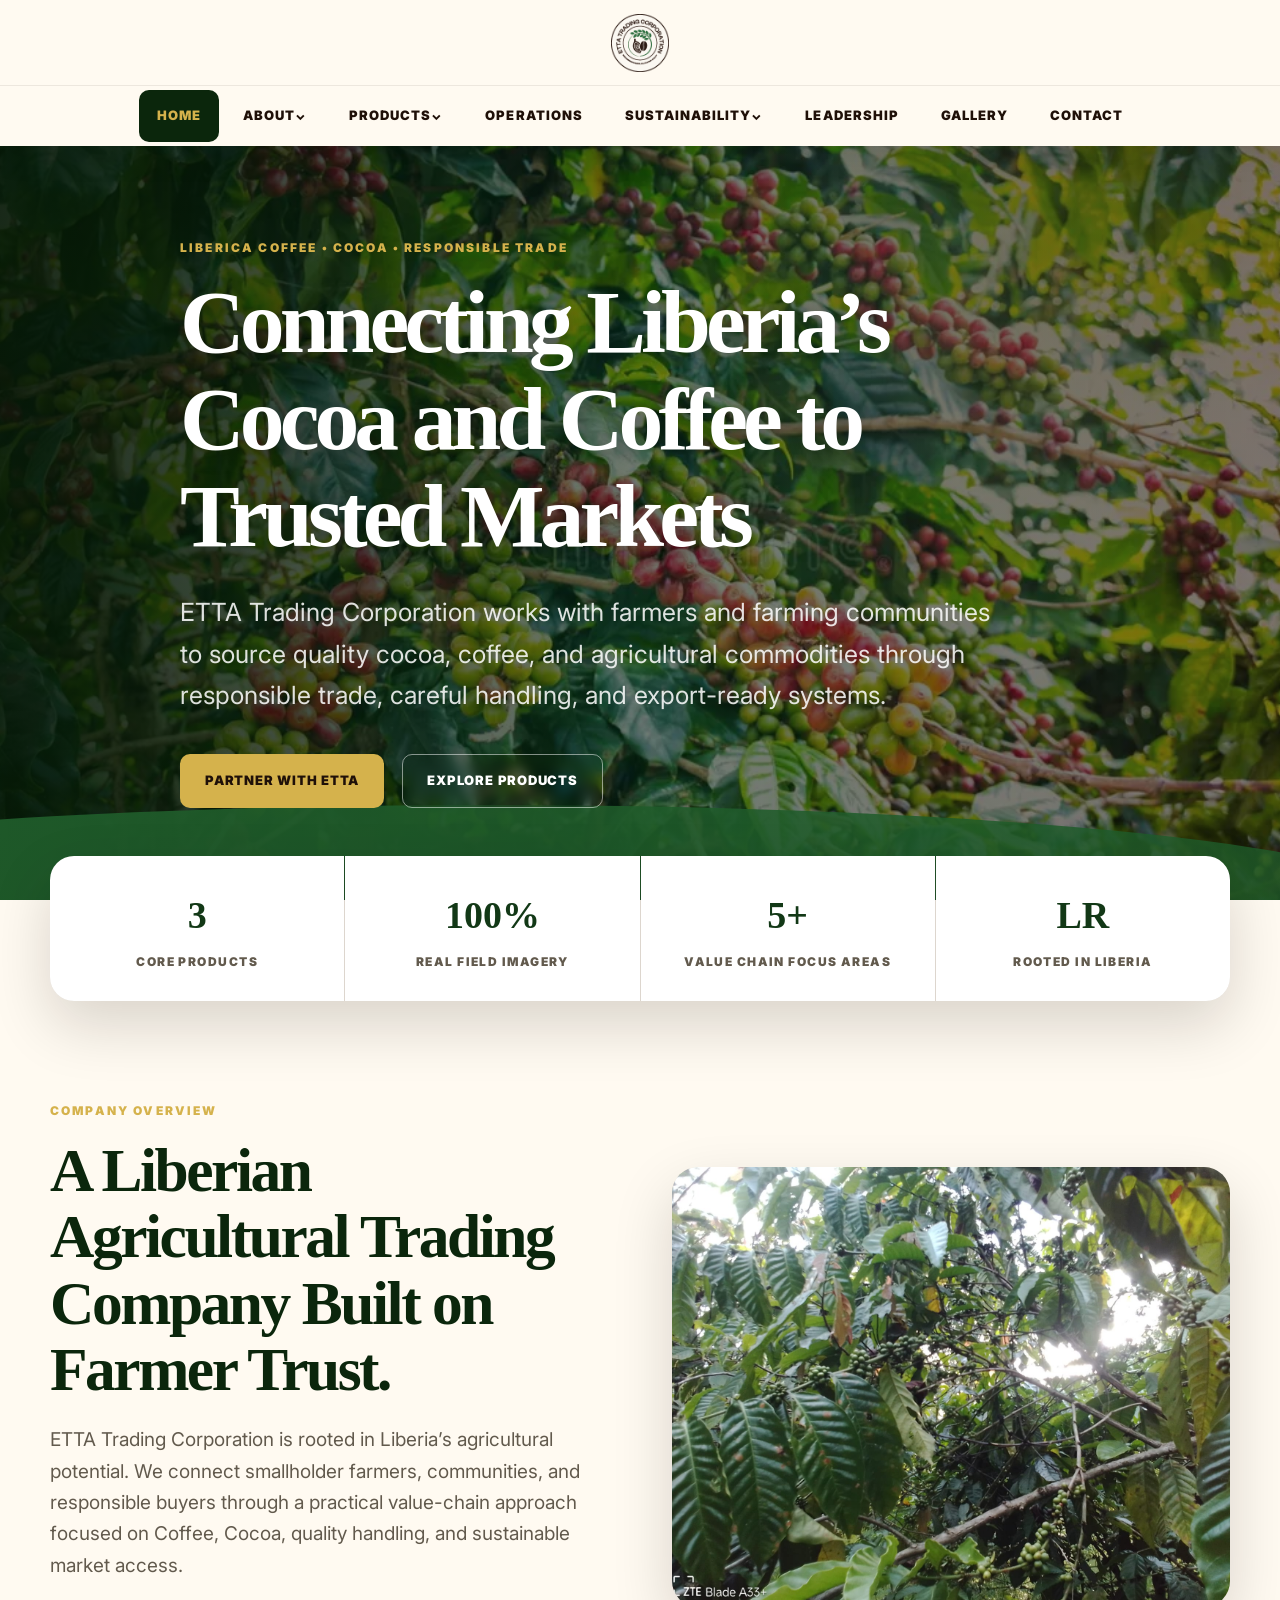
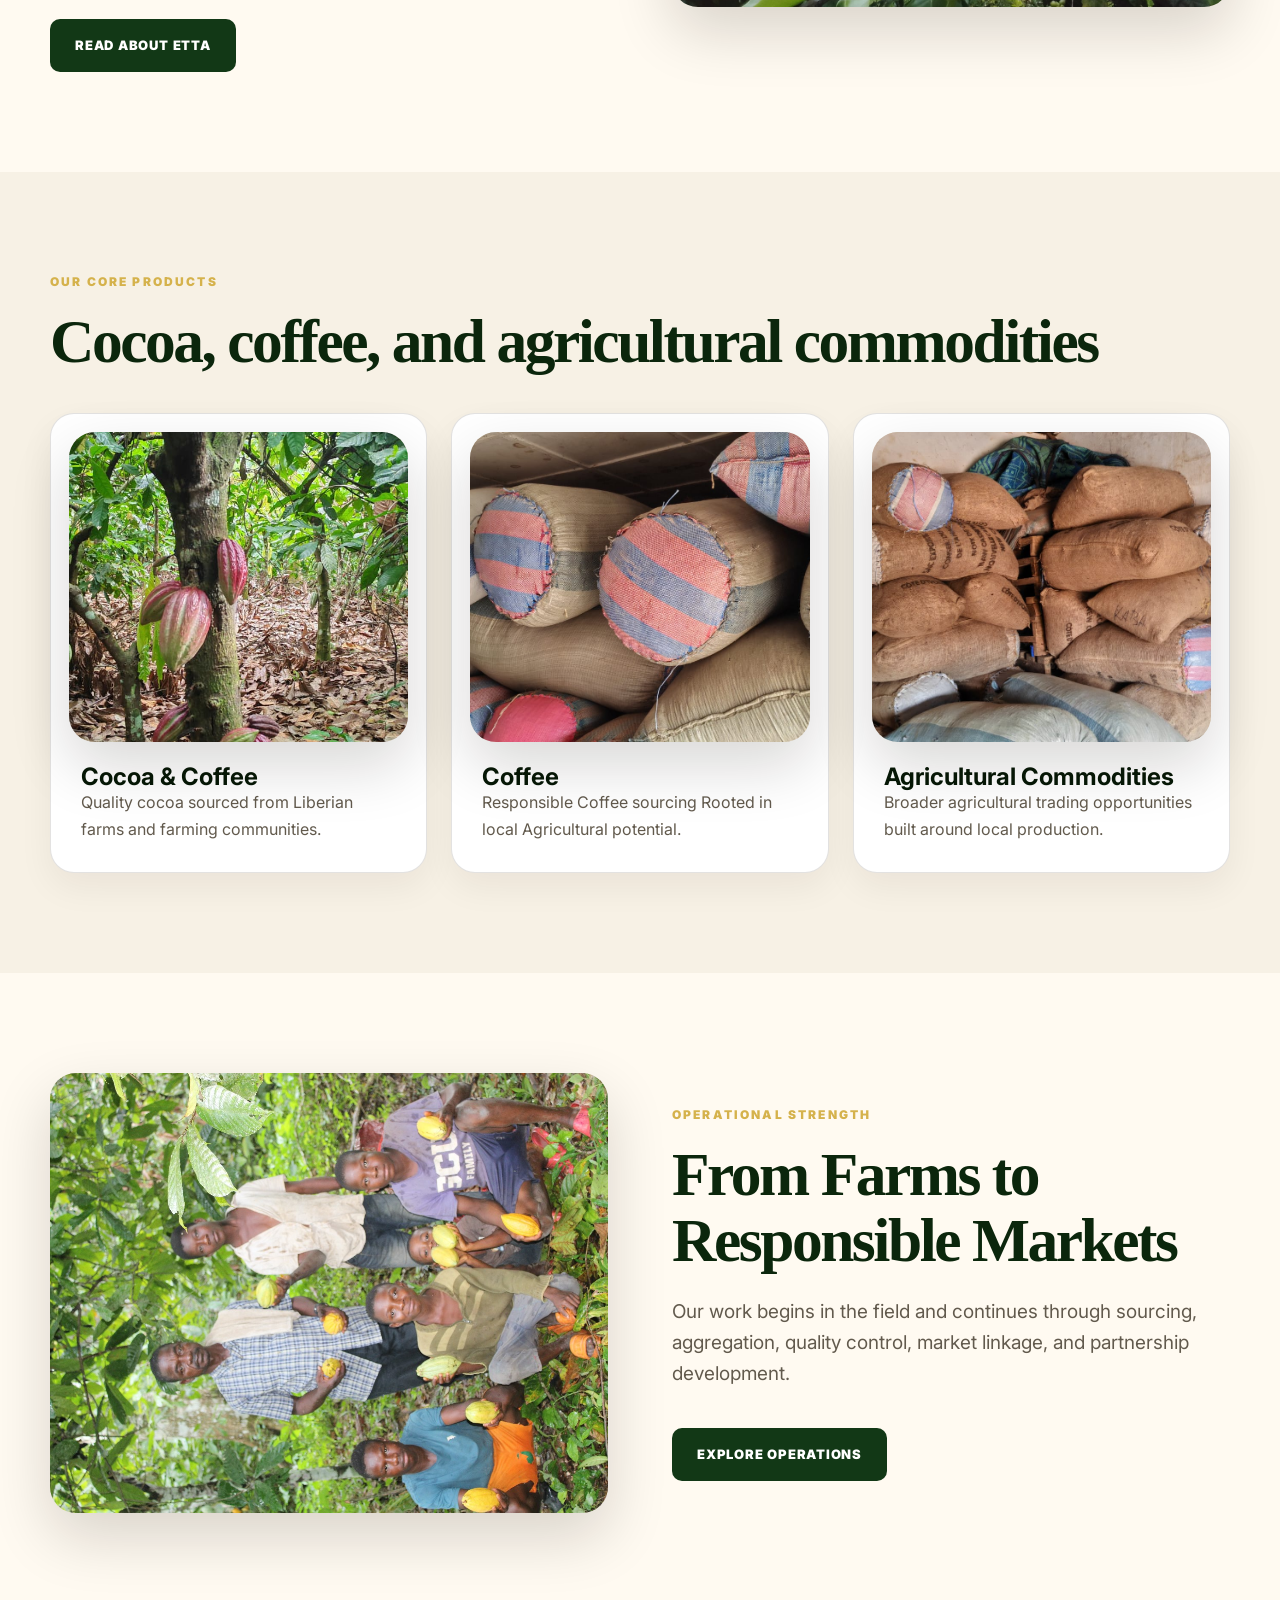
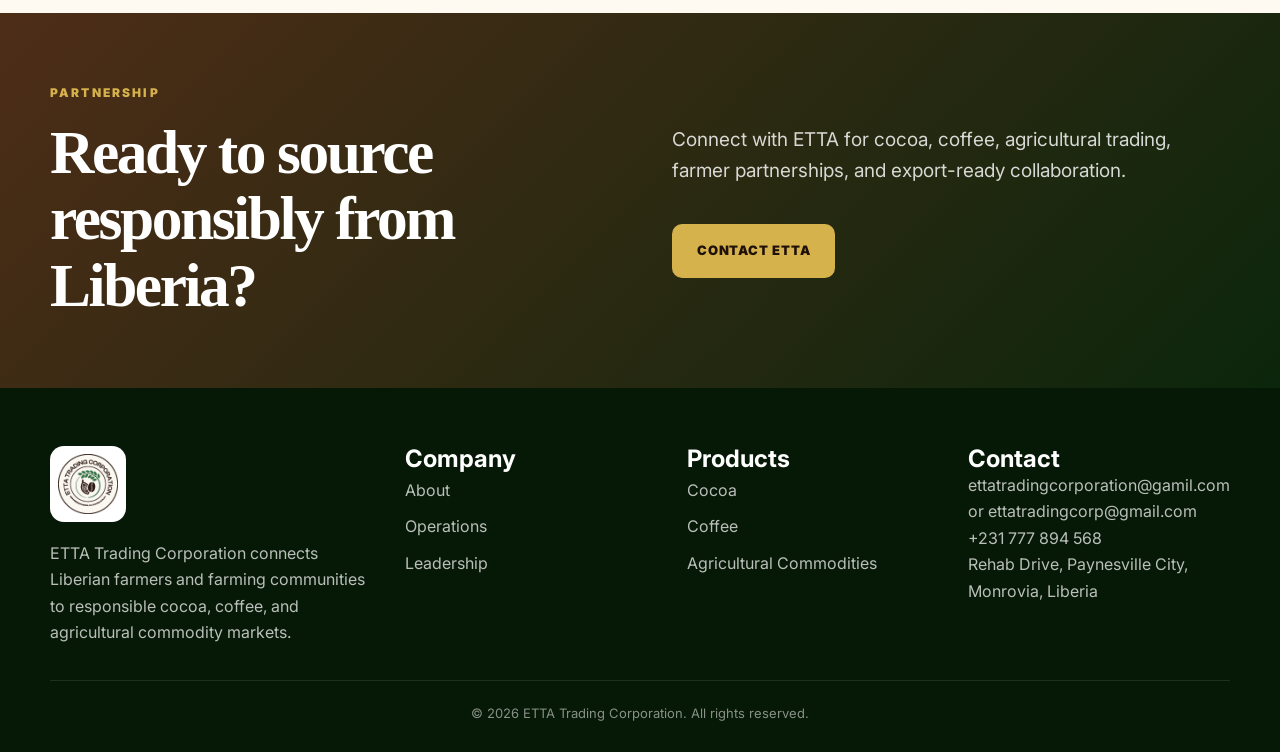
<file: index.html>
<!doctype html>
<html lang="en">
<head>
  <meta charset="utf-8">
  <meta name="viewport" content="width=device-width, initial-scale=1">
  <title>ETTA Trading Corporation | Cocoa, Coffee & Agricultural Trading</title>
  <meta name="description" content="ETTA Trading Corporation is a Liberian cocoa, coffee, and agricultural trading company focused on farmer empowerment, responsible sourcing, and export-ready quality.">
  <link rel="preconnect" href="https://fonts.googleapis.com">
  <link rel="preconnect" href="https://fonts.gstatic.com" crossorigin>
  <link href="https://fonts.googleapis.com/css2?family=Inter:wght@400;600;700;800;900&display=swap" rel="stylesheet">
  <link rel="stylesheet" href="/css/main.css">
</head>
<body data-page="home">
  <main id="app"></main>
  <script src="/js/site.js"></script>
</body>
</html>
</file>
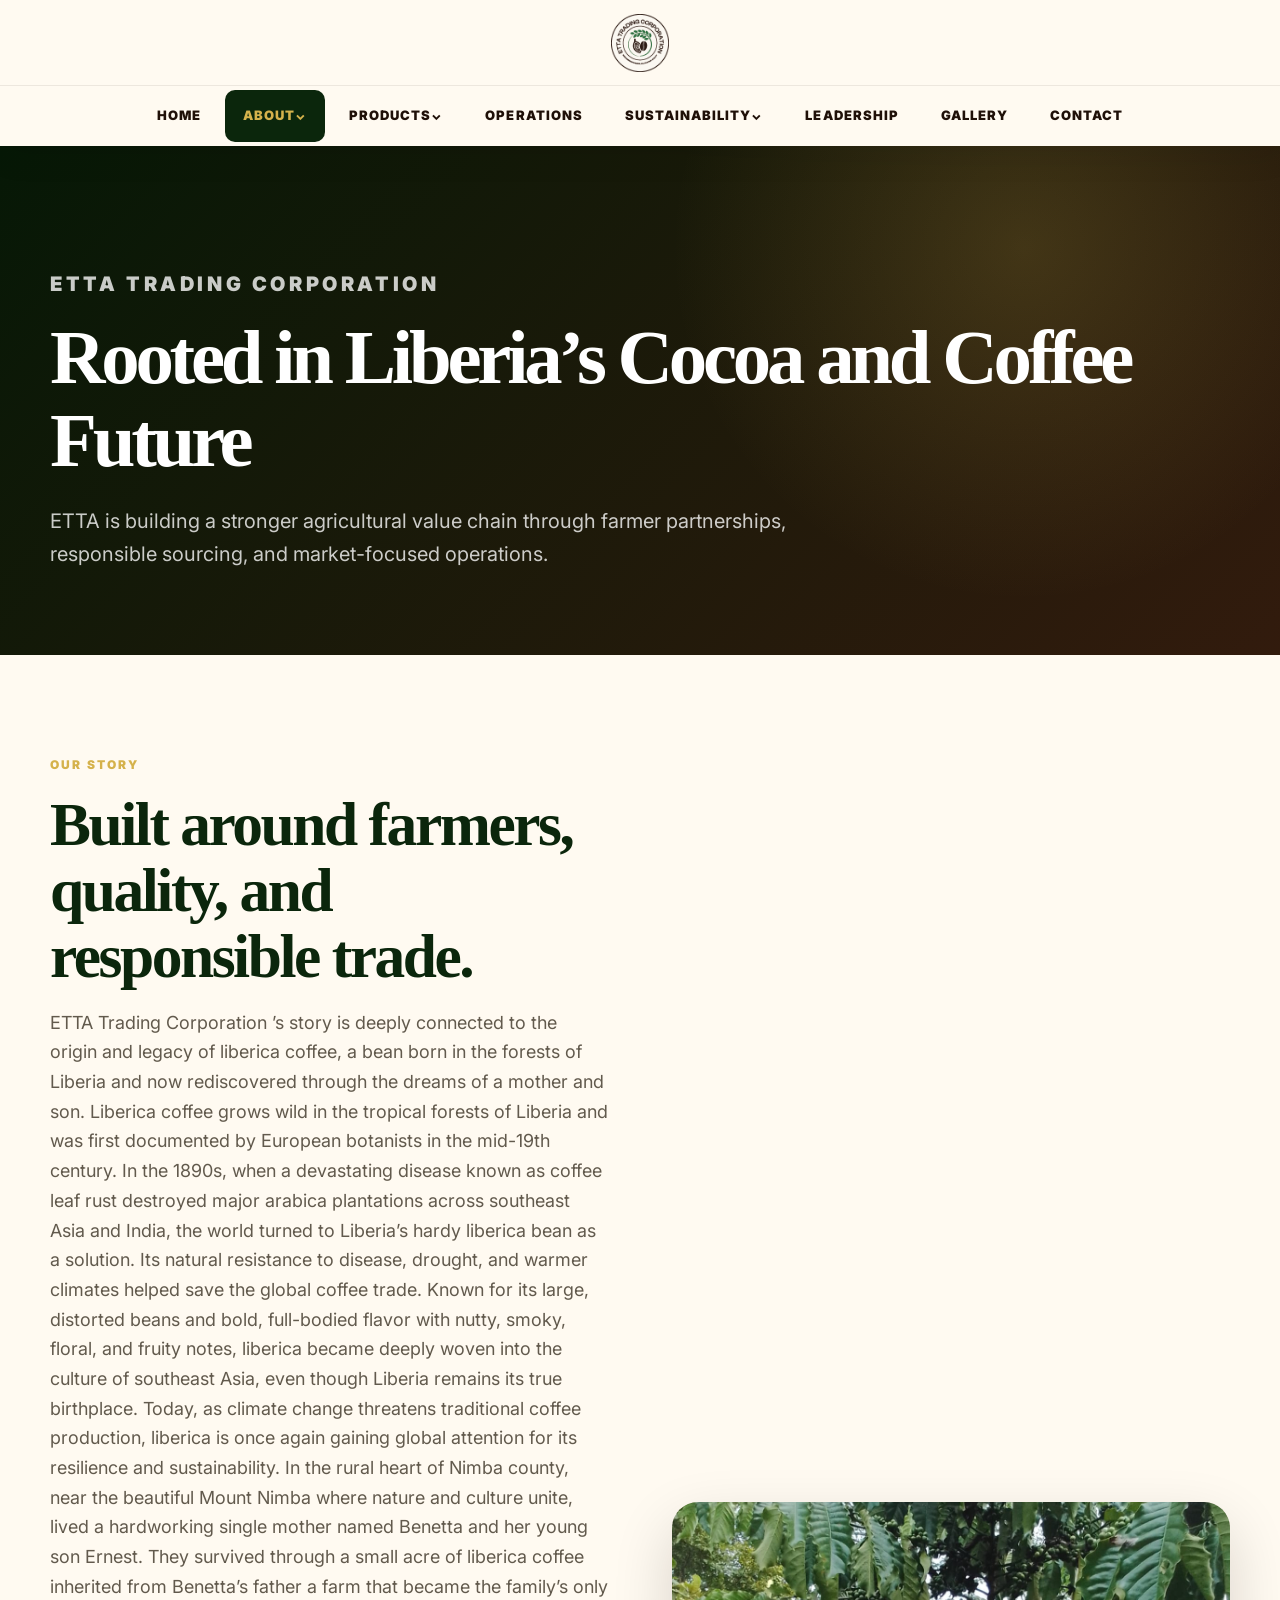
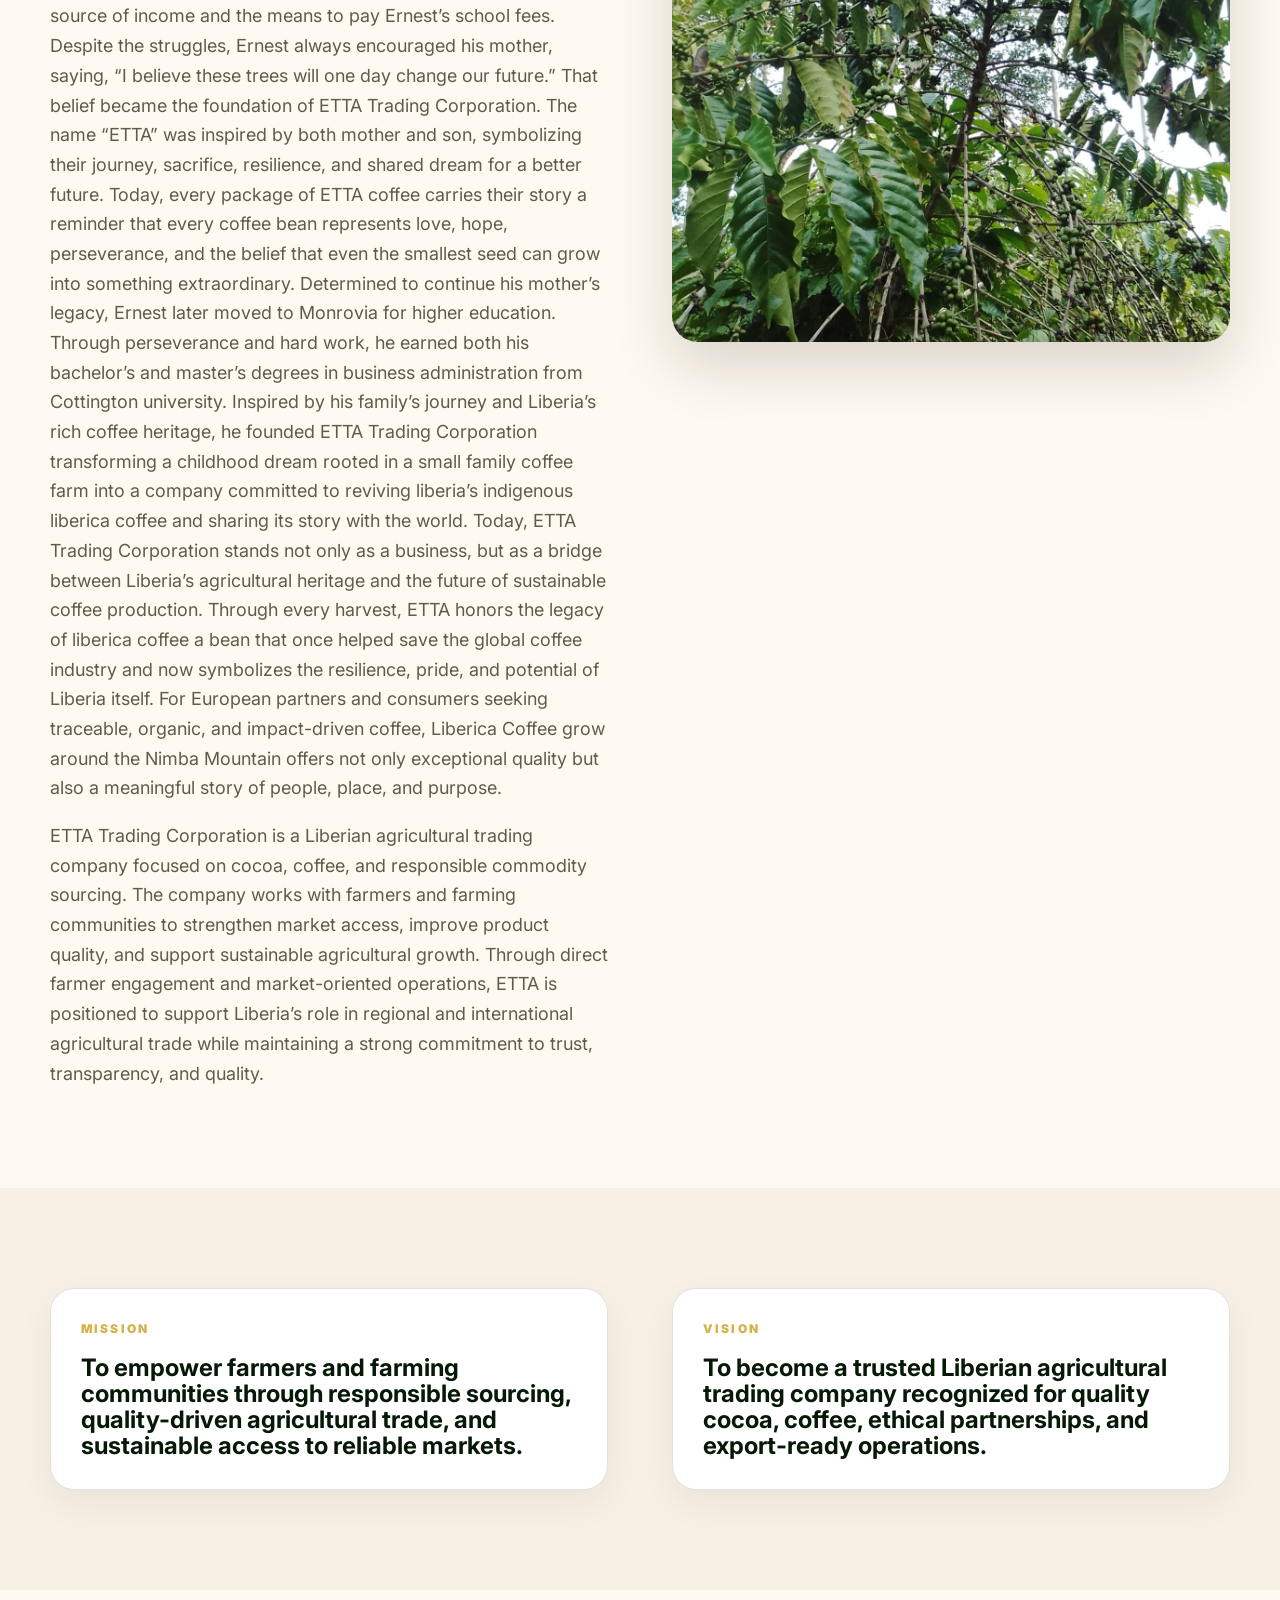
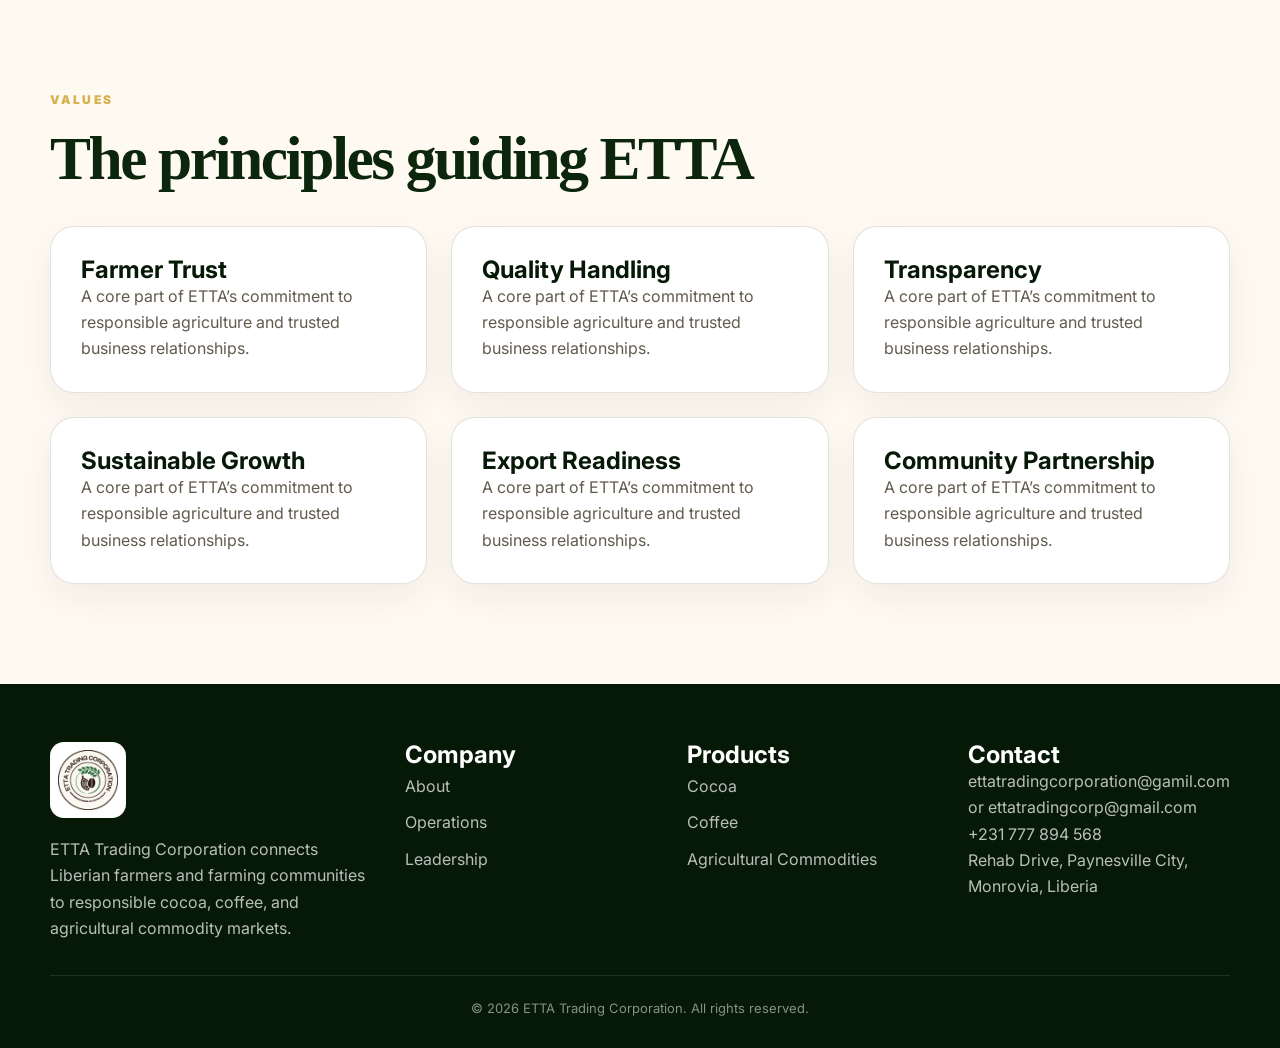
<file: about.html>
<!doctype html>
<html lang="en">
<head>
  <meta charset="utf-8">
  <meta name="viewport" content="width=device-width, initial-scale=1">
  <title>About ETTA Trading Corporation</title>
  <meta name="description" content="ETTA Trading Corporation is a Liberian cocoa, coffee, and agricultural trading company focused on farmer empowerment, responsible sourcing, and export-ready quality.">
  <link rel="preconnect" href="https://fonts.googleapis.com">
  <link rel="preconnect" href="https://fonts.gstatic.com" crossorigin>
  <link href="https://fonts.googleapis.com/css2?family=Inter:wght@400;600;700;800;900&display=swap" rel="stylesheet">
  <link rel="stylesheet" href="/css/main.css">
</head>
<body data-page="about">
  <main id="app"></main>
  <script src="/js/site.js"></script>
</body>
</html>
</file>
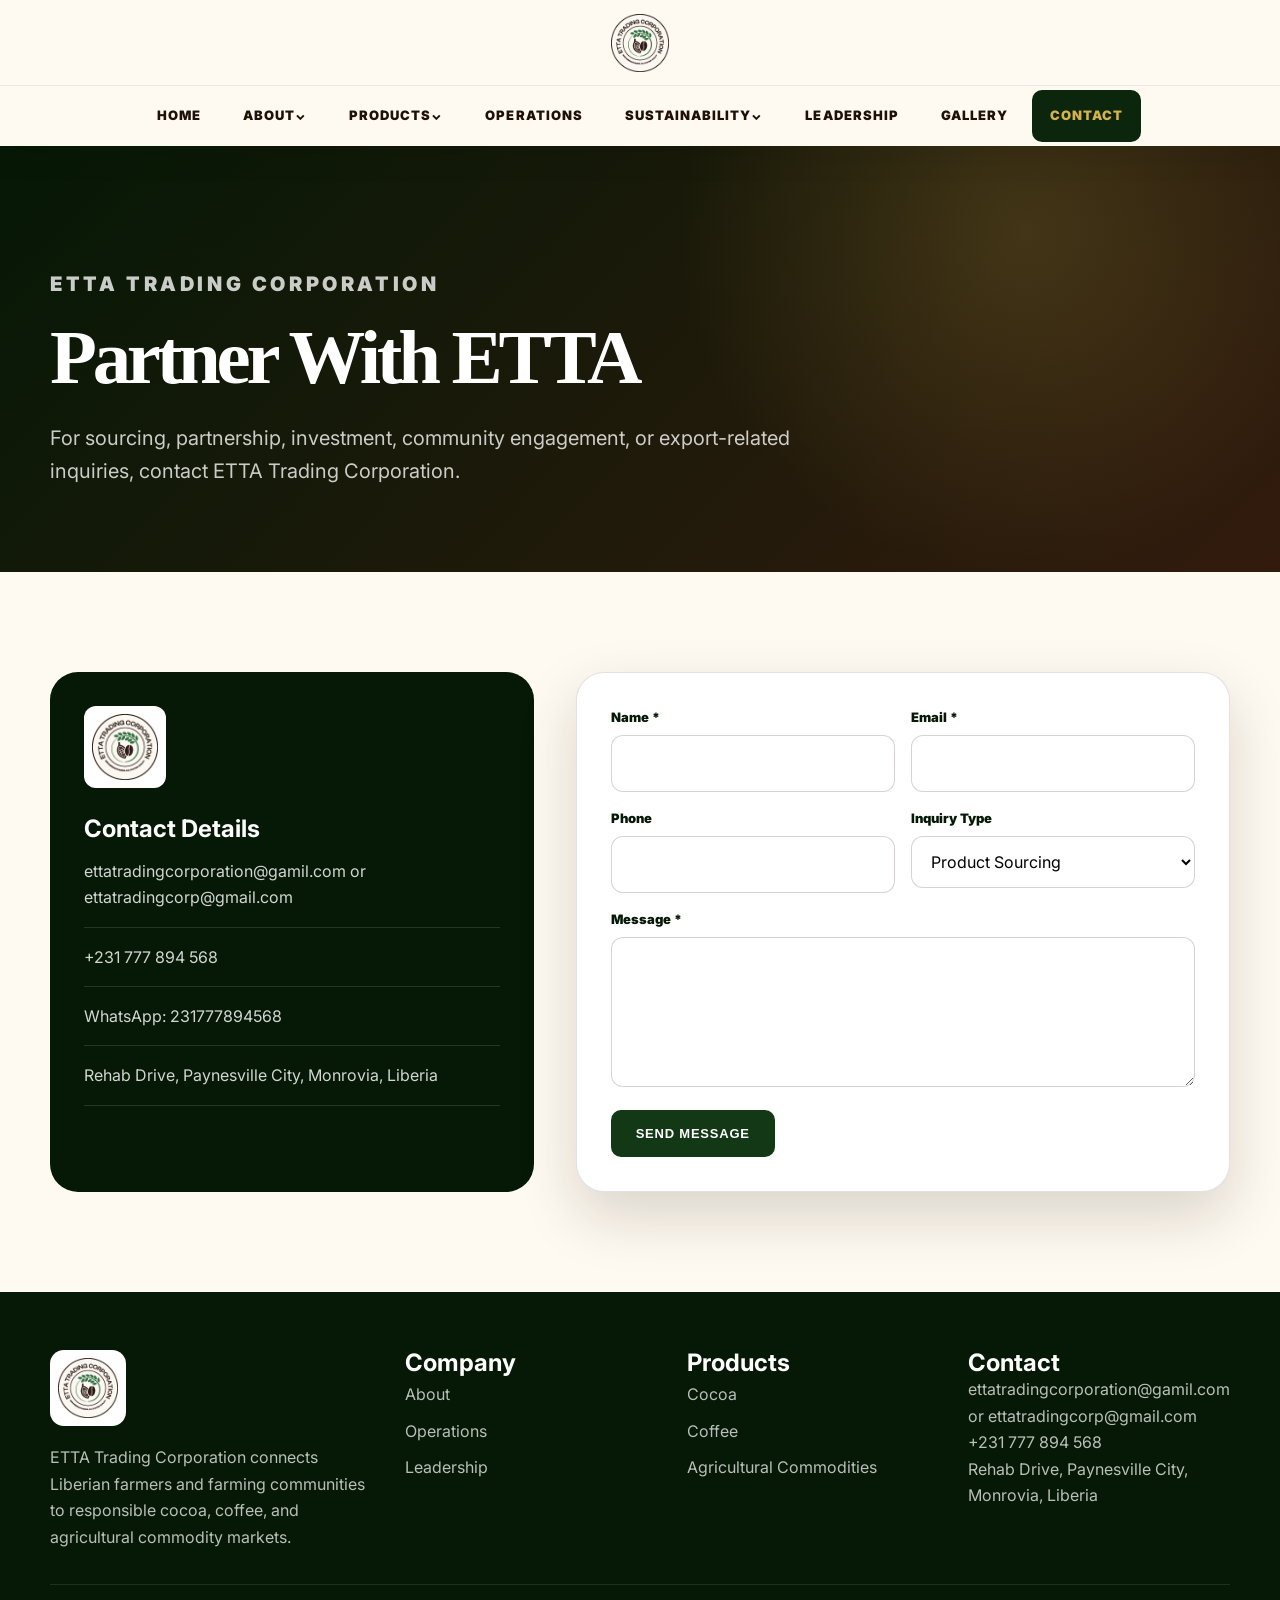
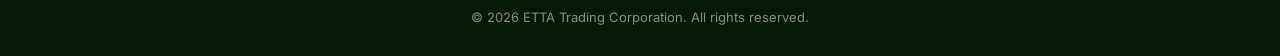
<file: contact.html>
<!doctype html>
<html lang="en">
<head>
  <meta charset="utf-8">
  <meta name="viewport" content="width=device-width, initial-scale=1">
  <title>Contact | ETTA Trading Corporation</title>
  <meta name="description" content="ETTA Trading Corporation is a Liberian cocoa, coffee, and agricultural trading company focused on farmer empowerment, responsible sourcing, and export-ready quality.">
  <link rel="preconnect" href="https://fonts.googleapis.com">
  <link rel="preconnect" href="https://fonts.gstatic.com" crossorigin>
  <link href="https://fonts.googleapis.com/css2?family=Inter:wght@400;600;700;800;900&display=swap" rel="stylesheet">
  <link rel="stylesheet" href="/css/main.css">
</head>
<body data-page="contact">
  <main id="app"></main>
  <script src="/js/site.js"></script>
</body>
</html>
</file>
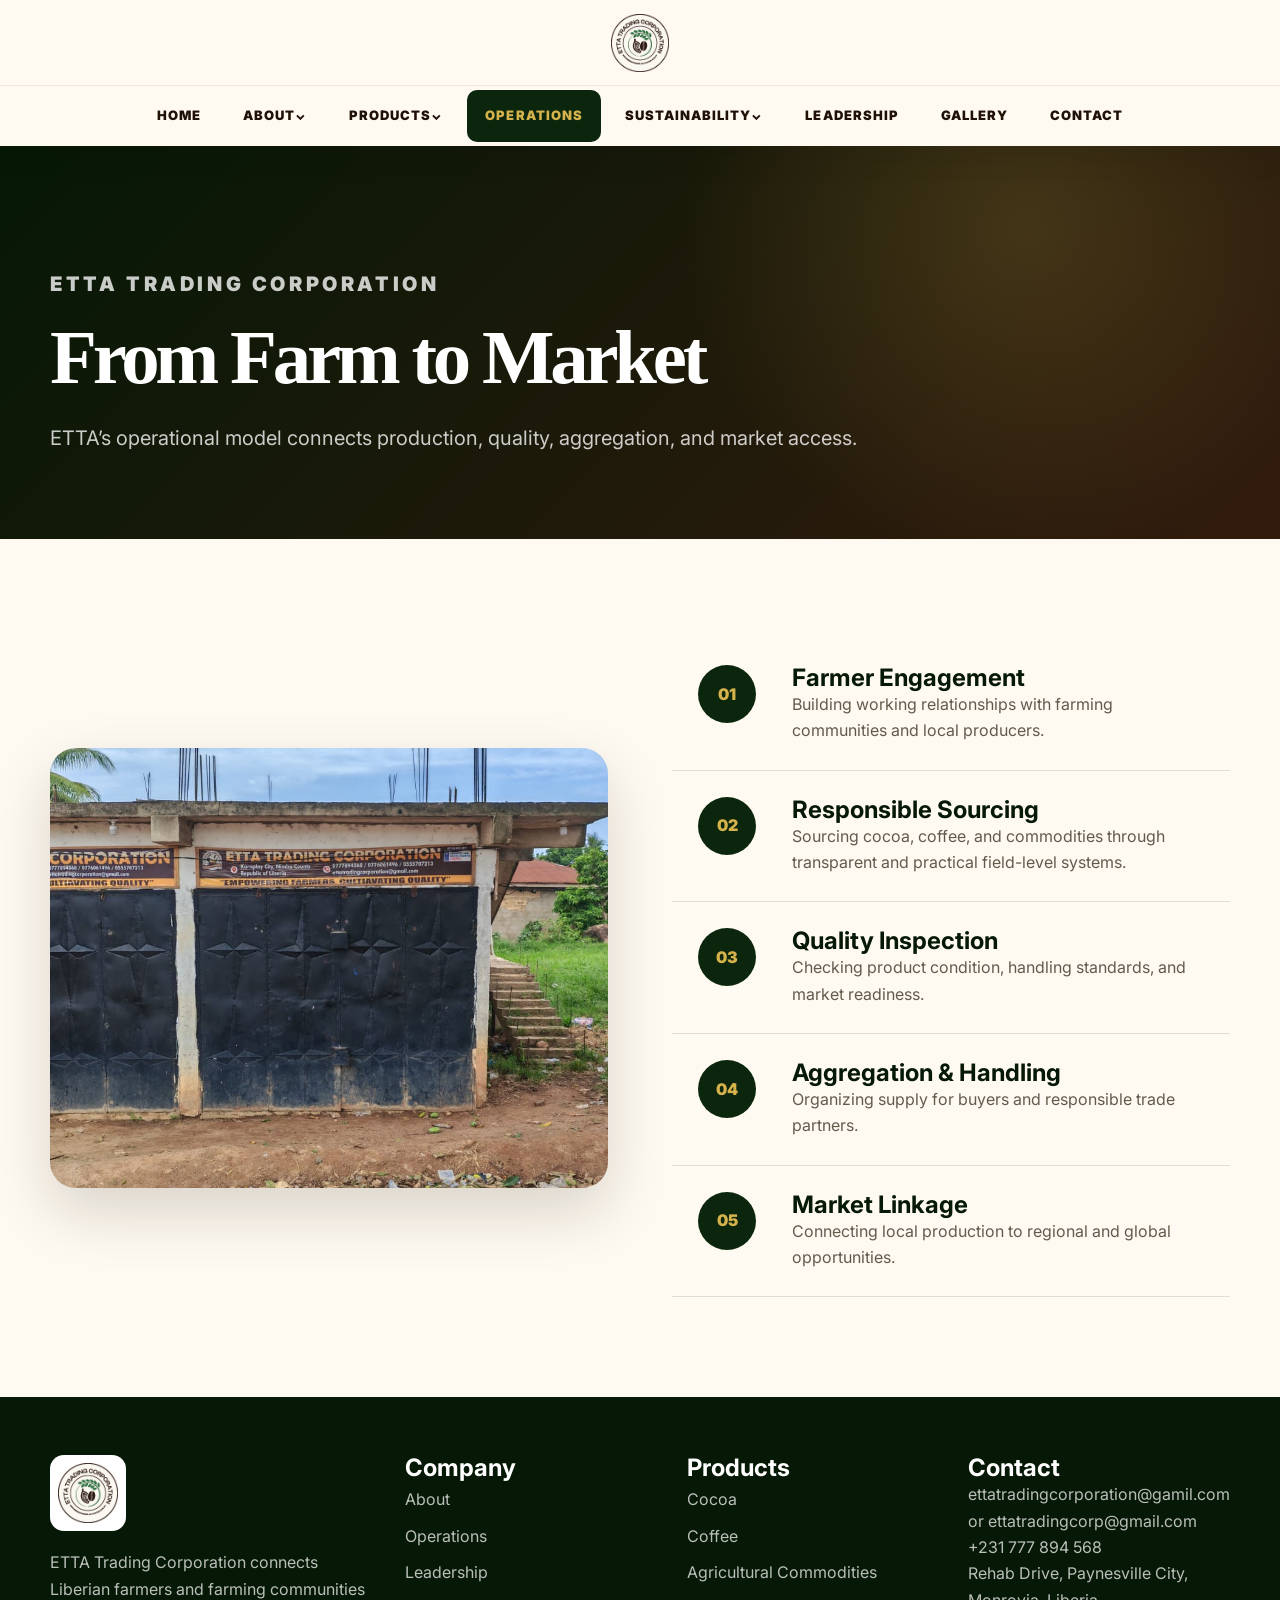
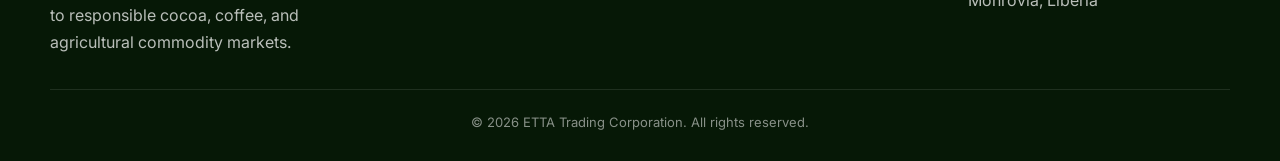
<file: operations.html>
<!doctype html>
<html lang="en">
<head>
  <meta charset="utf-8">
  <meta name="viewport" content="width=device-width, initial-scale=1">
  <title>Operations | ETTA Trading Corporation</title>
  <meta name="description" content="ETTA Trading Corporation is a Liberian cocoa, coffee, and agricultural trading company focused on farmer empowerment, responsible sourcing, and export-ready quality.">
  <link rel="preconnect" href="https://fonts.googleapis.com">
  <link rel="preconnect" href="https://fonts.gstatic.com" crossorigin>
  <link href="https://fonts.googleapis.com/css2?family=Inter:wght@400;600;700;800;900&display=swap" rel="stylesheet">
  <link rel="stylesheet" href="/css/main.css">
</head>
<body data-page="operations">
  <main id="app"></main>
  <script src="/js/site.js"></script>
</body>
</html>
</file>
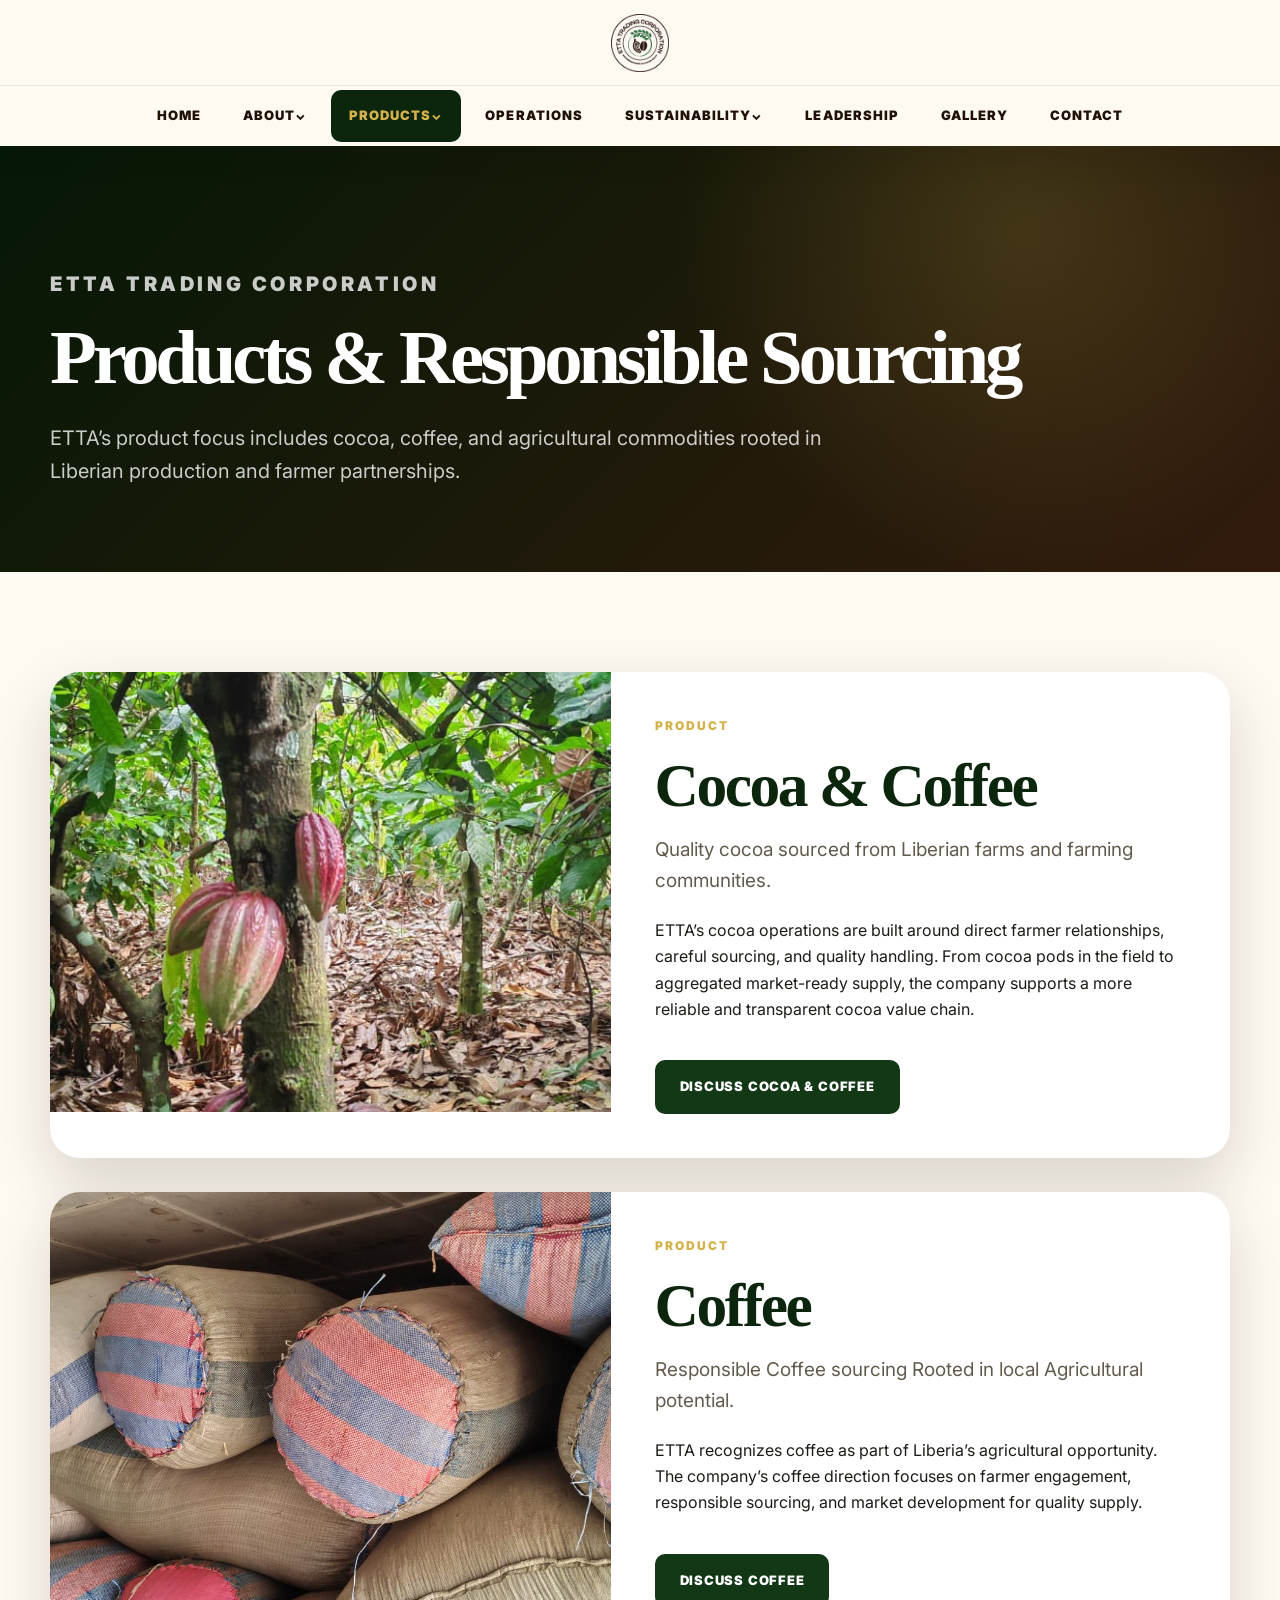
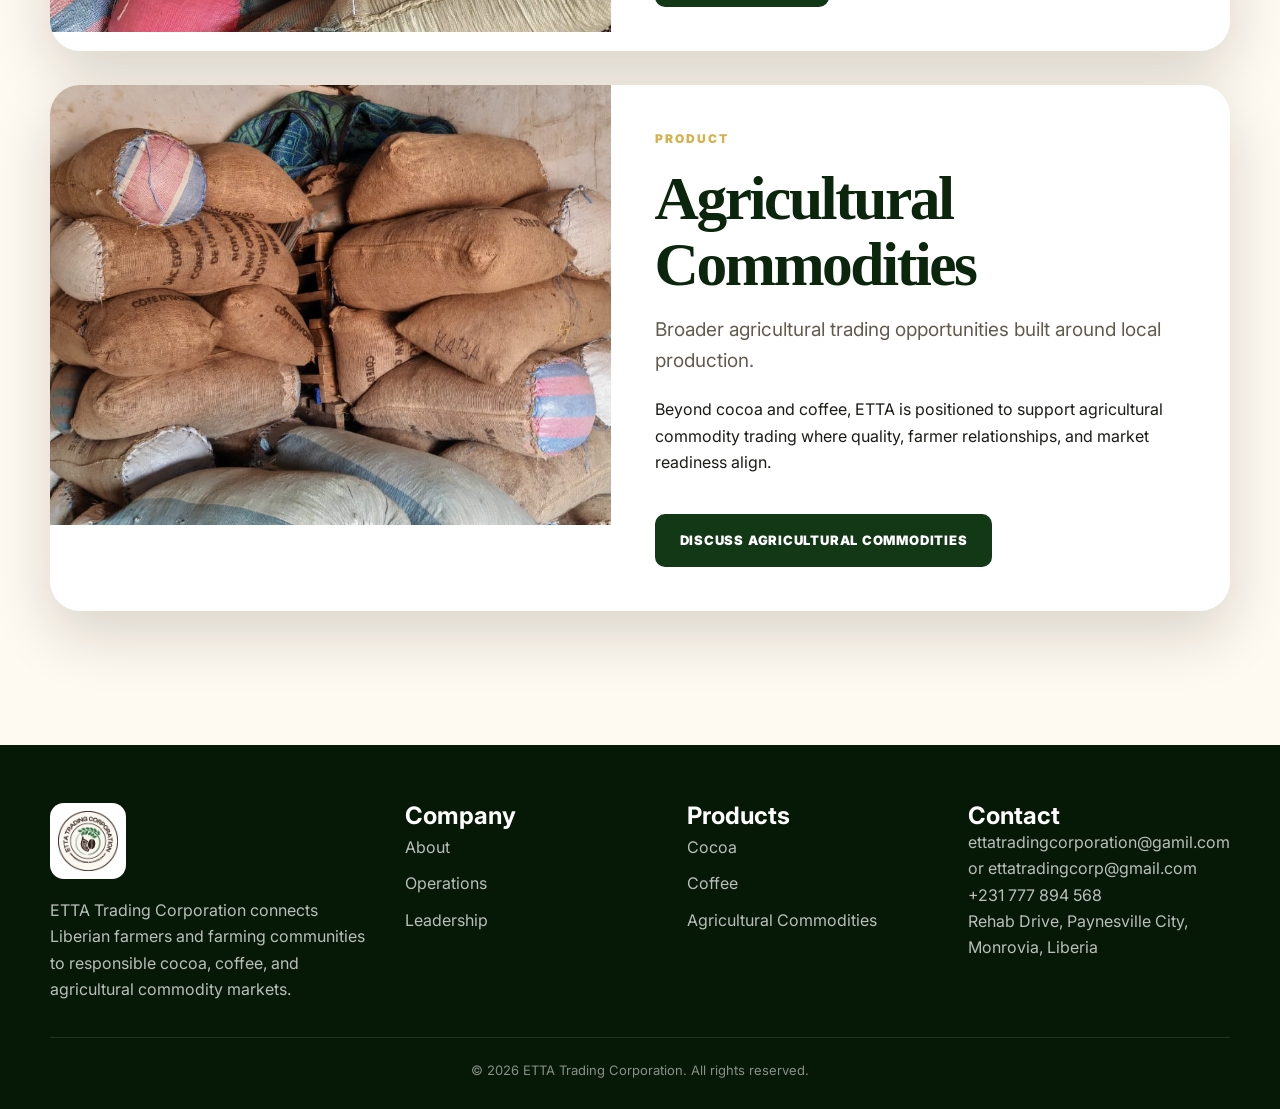
<file: products.html>
<!doctype html>
<html lang="en">
<head>
  <meta charset="utf-8">
  <meta name="viewport" content="width=device-width, initial-scale=1">
  <title>Products | ETTA Trading Corporation</title>
  <meta name="description" content="ETTA Trading Corporation is a Liberian cocoa, coffee, and agricultural trading company focused on farmer empowerment, responsible sourcing, and export-ready quality.">
  <link rel="preconnect" href="https://fonts.googleapis.com">
  <link rel="preconnect" href="https://fonts.gstatic.com" crossorigin>
  <link href="https://fonts.googleapis.com/css2?family=Inter:wght@400;600;700;800;900&display=swap" rel="stylesheet">
  <link rel="stylesheet" href="/css/main.css">
</head>
<body data-page="products">
  <main id="app"></main>
  <script src="/js/site.js"></script>
</body>
</html>
</file>
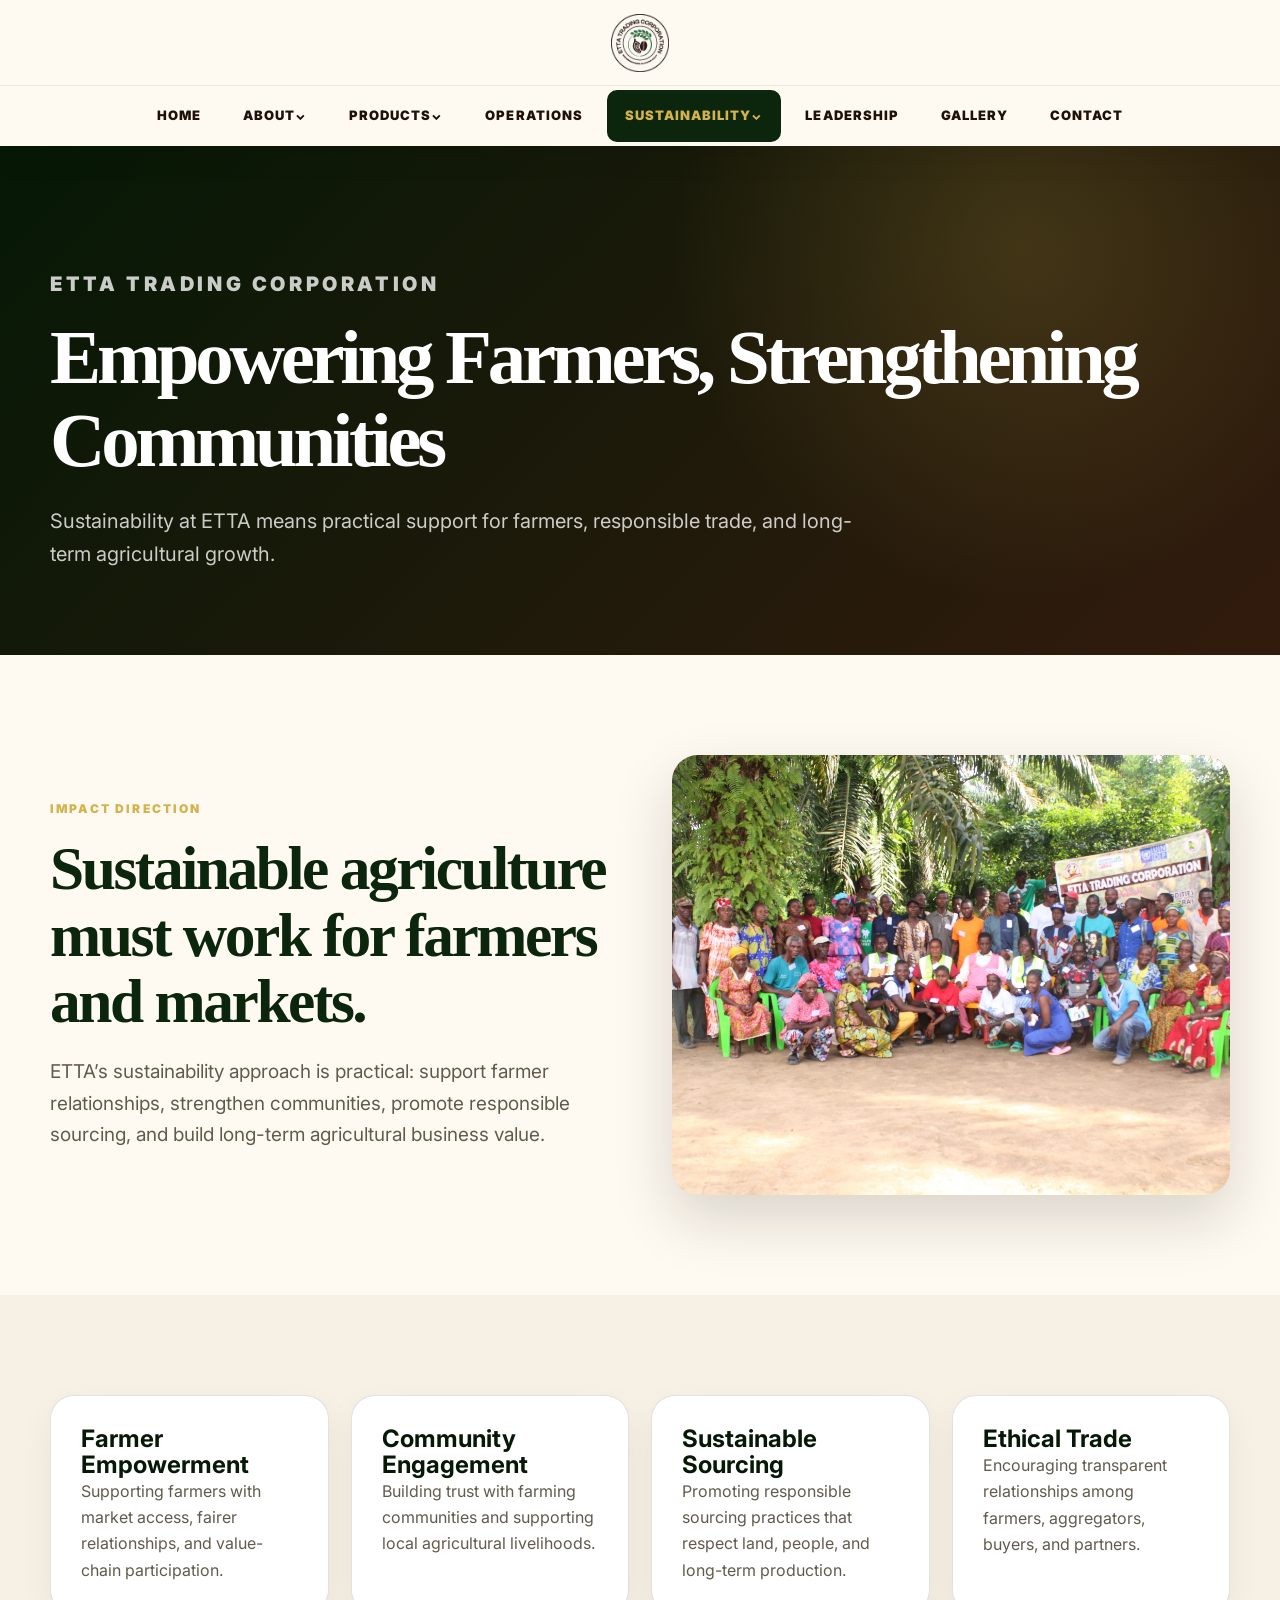
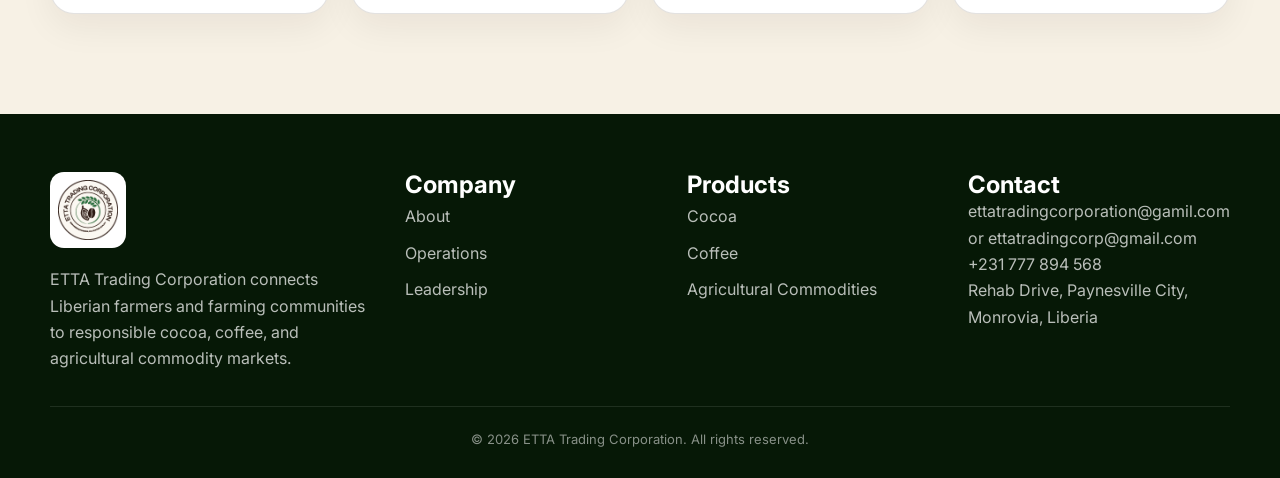
<file: sustainability.html>
<!doctype html>
<html lang="en">
<head>
  <meta charset="utf-8">
  <meta name="viewport" content="width=device-width, initial-scale=1">
  <title>Sustainability | ETTA Trading Corporation</title>
  <meta name="description" content="ETTA Trading Corporation is a Liberian cocoa, coffee, and agricultural trading company focused on farmer empowerment, responsible sourcing, and export-ready quality.">
  <link rel="preconnect" href="https://fonts.googleapis.com">
  <link rel="preconnect" href="https://fonts.gstatic.com" crossorigin>
  <link href="https://fonts.googleapis.com/css2?family=Inter:wght@400;600;700;800;900&display=swap" rel="stylesheet">
  <link rel="stylesheet" href="/css/main.css">
</head>
<body data-page="sustainability">
  <main id="app"></main>
  <script src="/js/site.js"></script>
</body>
</html>
</file>
<file: css/main.css>
:root{
  --green-950:#061806;--green-900:#0b260c;--green-800:#123816;--green-700:#1f5b2a;--green-600:#2f7a3b;
  --cocoa-950:#1f1008;--cocoa-900:#321b0d;--cocoa-800:#4e2d17;--cocoa-700:#71451f;--cocoa-600:#95632d;
  --gold:#d5b24c;--gold-2:#f0d67b;--cream:#f7f1e5;--paper:#fffaf1;--stone:#e8dfd0;
  --text:#1b1b17;--muted:#625a4d;--white:#fff;--shadow:0 24px 60px rgba(20,12,6,.16);
}
*{box-sizing:border-box}
html{scroll-behavior:smooth}
body{margin:0;background:var(--paper);color:var(--text);font-family:Inter,Segoe UI,Arial,sans-serif;line-height:1.65}
body.lock{overflow:hidden}
img{max-width:100%;display:block}
a{color:inherit;text-decoration:none}
.container{width:min(1180px,calc(100% - 44px));margin:auto}
.eyebrow{letter-spacing:.18em;text-transform:uppercase;font-size:12px;color:var(--gold);font-weight:900;margin:0 0 16px}
h1,h2,h3,h4{margin:0;line-height:1.08}
h1,h2{font-family:Georgia,"Times New Roman",serif}
h1{font-size:clamp(48px,7vw,94px);letter-spacing:-.055em}
h2{font-size:clamp(34px,4.8vw,68px);letter-spacing:-.04em;color:var(--green-900)}
h3{font-size:24px;color:var(--green-950)}
p{margin:0}
.muted{color:var(--muted)}
.btn{display:inline-flex;align-items:center;justify-content:center;gap:10px;padding:15px 24px;border-radius:10px;font-weight:900;letter-spacing:.06em;text-transform:uppercase;font-size:13px;border:1px solid transparent;transition:.25s ease}
.btn-primary{background:var(--gold);color:var(--cocoa-950)}
.btn-primary:hover{background:var(--gold-2);transform:translateY(-2px)}
.btn-secondary{border-color:rgba(255,255,255,.5);color:var(--white);backdrop-filter:blur(6px)}
.btn-secondary:hover{background:rgba(255,255,255,.13);transform:translateY(-2px)}
.btn-green{background:var(--green-800);color:#fff}
.btn-green:hover{background:var(--green-700);transform:translateY(-2px)}
.top-header{position:sticky;top:0;z-index:100;background:rgba(255,250,241,.95);box-shadow:0 10px 30px rgba(0,0,0,.08);backdrop-filter:blur(14px)}
.logo-row{height:86px;display:flex;align-items:center;justify-content:center;border-bottom:1px solid rgba(31,16,8,.08)}
.brand-logo{display:flex;align-items:center;gap:16px}
.brand-logo img{height:58px;width:auto;object-fit:contain}
.logo-fallback{display:none;font-family:Georgia,serif;font-size:34px;font-weight:900;color:var(--green-800)}
.nav-row{height:60px;display:flex;align-items:center;justify-content:center;gap:6px}
.nav-link{display:inline-flex;align-items:center;gap:8px;padding:15px 18px;border-radius:10px;font-weight:900;text-transform:uppercase;letter-spacing:.08em;font-size:13px;color:var(--cocoa-950)}
.nav-link:hover,.nav-link.active{background:var(--green-900);color:var(--gold)}
.nav-item{position:relative}
.mega{position:absolute;left:50%;top:100%;transform:translateX(-50%) translateY(12px);width:min(820px,92vw);background:#fff;border:1px solid rgba(31,16,8,.16);box-shadow:var(--shadow);border-radius:0 0 24px 24px;padding:30px;opacity:0;visibility:hidden;transition:.22s ease}
.nav-item:hover .mega{opacity:1;visibility:visible;transform:translateX(-50%) translateY(0)}
.mega-title{font-size:18px;font-weight:900;color:var(--green-900);margin-bottom:22px;text-decoration:underline}
.mega-grid{display:grid;grid-template-columns:repeat(3,1fr);gap:18px;border-left:76px solid var(--green-700);padding-left:28px}
.mega a{display:block;padding:12px 10px;font-weight:800;color:#394039;border-radius:10px}
.mega a:hover{background:var(--cream);color:var(--green-800)}
.menu-toggle{display:none;background:var(--green-900);color:#fff;border:0;border-radius:10px;padding:10px 14px;font-size:23px}
.mobile-panel{display:none;background:var(--green-950);padding:18px 0}
.mobile-panel a{display:block;color:#fff;padding:13px 22px;border-bottom:1px solid rgba(255,255,255,.09);font-weight:800}
.hero{position:relative;min-height:calc(100vh - 146px);display:grid;place-items:center;overflow:hidden;background:var(--green-950)}
.hero-bg{position:absolute;inset:0;background-size:cover;background-position:center;transform:scale(1.04);filter:saturate(.95)}
.hero::after{content:"";position:absolute;inset:0;background:linear-gradient(90deg,rgba(6,24,6,.92),rgba(6,24,6,.57),rgba(31,16,8,.58)),radial-gradient(circle at 80% 15%,rgba(213,178,76,.22),transparent 30%)}
.hero-wave{position:absolute;inset:auto 0 -1px 0;height:160px;background:linear-gradient(135deg,rgba(31,91,42,.96),rgba(31,91,42,.80));clip-path:ellipse(72% 60% at 38% 100%);z-index:2}
.hero-content{position:relative;z-index:3;color:#fff;text-align:left;padding:90px 0;max-width:920px;margin-right:auto}
.hero h1{color:#fff;text-shadow:0 4px 20px rgba(0,0,0,.3)}
.hero p.lead{font-size:clamp(18px,2.3vw,25px);max-width:820px;color:rgba(255,255,255,.86);margin:28px 0 0}
.hero-actions{display:flex;gap:18px;flex-wrap:wrap;margin-top:38px}
.section{padding:100px 0}
.section-soft{background:var(--cream)}
.section-dark{background:var(--green-950);color:#fff}
.section-dark h2,.section-dark h3{color:#fff}
.grid-2{display:grid;grid-template-columns:1fr 1fr;gap:64px;align-items:center}
.grid-3{display:grid;grid-template-columns:repeat(3,1fr);gap:24px}
.grid-4{display:grid;grid-template-columns:repeat(4,1fr);gap:22px}
.photo-card{border-radius:26px;overflow:hidden;box-shadow:var(--shadow);position:relative;background:var(--stone)}
.photo-card img{width:100%;height:440px;object-fit:cover}
.photo-card.small img{height:310px}
.card{background:#fff;border:1px solid rgba(31,16,8,.12);border-radius:24px;padding:30px;box-shadow:0 14px 35px rgba(31,16,8,.06)}
.card.dark{background:rgba(255,255,255,.07);border-color:rgba(255,255,255,.12);color:#fff}
.stat-strip{display:grid;grid-template-columns:repeat(4,1fr);gap:1px;background:rgba(31,16,8,.15);border-radius:24px;overflow:hidden;margin-top:-44px;position:relative;z-index:10;box-shadow:var(--shadow)}
.stat{background:#fff;padding:28px;text-align:center}
.stat b{display:block;font-family:Georgia,serif;font-size:38px;color:var(--green-800)}
.stat span{font-size:12px;font-weight:900;text-transform:uppercase;letter-spacing:.12em;color:var(--muted)}
.page-hero{padding:100px 0 84px;background:linear-gradient(135deg,var(--green-950),var(--cocoa-900));color:#fff;position:relative;overflow:hidden}
.page-hero::after{content:"";position:absolute;inset:0;background:radial-gradient(circle at 80% 20%,rgba(213,178,76,.18),transparent 32%)}
.page-hero .container{position:relative;z-index:2}
.page-hero h1{color:#fff;font-size:clamp(42px,6vw,80px)}
.page-hero p{max-width:820px;font-size:20px;color:rgba(255,255,255,.78);margin-top:22px}
.product-hero-card{display:grid;grid-template-columns:.95fr 1.05fr;gap:0;border-radius:30px;overflow:hidden;background:#fff;box-shadow:var(--shadow);margin-bottom:34px}
.product-hero-card img{height:440px;width:100%;object-fit:cover}
.product-copy{padding:44px}
.operation-step{display:grid;grid-template-columns:72px 1fr;gap:22px;padding:26px;border-bottom:1px solid rgba(31,16,8,.12)}
.step-no{width:58px;height:58px;border-radius:50%;display:grid;place-items:center;background:var(--green-900);color:var(--gold);font-weight:900}
.team-grid{display:grid;grid-template-columns:repeat(3,1fr);gap:26px}
.team-card{background:#fff;border-radius:26px;overflow:hidden;box-shadow:0 14px 35px rgba(31,16,8,.08);border:1px solid rgba(31,16,8,.12)}
.team-image{height:300px;background:linear-gradient(135deg,var(--green-800),var(--cocoa-700));display:grid;place-items:center;color:#fff;font-family:Georgia,serif;font-size:54px;font-weight:900}
.team-image img{width:100%;height:100%;object-fit:cover}
.team-body{padding:28px}
.badge{display:inline-flex;background:var(--cream);color:var(--cocoa-800);font-size:11px;font-weight:900;text-transform:uppercase;letter-spacing:.1em;padding:8px 10px;border-radius:999px;margin-bottom:12px}
.gallery-grid{columns:3 300px;column-gap:18px}
.gallery-item{break-inside:avoid;margin-bottom:18px;border-radius:22px;overflow:hidden;position:relative;box-shadow:0 12px 32px rgba(0,0,0,.12);cursor:pointer;background:#ddd}
.gallery-item img{width:100%;height:auto}
.gallery-caption{position:absolute;inset:auto 0 0 0;padding:22px;background:linear-gradient(transparent,rgba(0,0,0,.72));color:#fff}
.lightbox{position:fixed;inset:0;background:rgba(0,0,0,.9);z-index:999;display:none;align-items:center;justify-content:center;padding:28px}
.lightbox.open{display:flex}
.lightbox img{max-height:84vh;max-width:92vw;border-radius:18px}
.lightbox button{position:absolute;top:22px;right:22px;background:#fff;border:0;border-radius:50%;width:44px;height:44px;font-size:24px;cursor:pointer}
.contact-wrap{display:grid;grid-template-columns:.85fr 1.15fr;gap:42px}
.contact-info{background:var(--green-950);color:#fff;border-radius:28px;padding:34px}
.contact-info img{max-height:82px;width:auto;margin-bottom:28px;object-fit:contain;background:#fff;padding:8px;border-radius:12px}
.contact-link{display:block;padding:16px 0;border-bottom:1px solid rgba(255,255,255,.13);color:rgba(255,255,255,.82)}
form{background:#fff;border-radius:28px;padding:34px;box-shadow:var(--shadow);border:1px solid rgba(31,16,8,.12)}
.form-row{display:grid;grid-template-columns:1fr 1fr;gap:16px}
.field{margin-bottom:16px}
label{display:block;font-weight:900;font-size:13px;margin-bottom:7px;color:var(--green-950)}
input,textarea,select{width:100%;padding:14px 15px;border:1px solid rgba(31,16,8,.18);border-radius:12px;font:inherit;background:#fff}
textarea{min-height:150px}
footer{background:var(--green-950);color:#fff;padding:58px 0 28px}
.footer-grid{display:grid;grid-template-columns:1.3fr 1fr 1fr 1fr;gap:36px}
.footer-logo img{max-height:76px;background:#fff;padding:8px;border-radius:14px;margin-bottom:18px}
.footer-links a{display:block;color:rgba(255,255,255,.72);padding:5px 0}
.footer-bottom{text-align:center;border-top:1px solid rgba(255,255,255,.1);padding-top:22px;margin-top:34px;color:rgba(255,255,255,.52);font-size:13px}
.cta-band{padding:70px 0;background:linear-gradient(135deg,var(--cocoa-800),var(--green-900));color:#fff}
.cta-band h2{color:#fff}
@media(max-width:920px){
 .logo-row{height:76px;justify-content:space-between;padding:0 20px}.brand-logo img{height:48px}.nav-row{display:none}.menu-toggle{display:block}.mobile-panel.open{display:block}
 .hero{min-height:720px}.grid-2,.grid-3,.grid-4,.product-hero-card,.contact-wrap,.footer-grid,.team-grid,.stat-strip{grid-template-columns:1fr}
 .section{padding:72px 0}.photo-card img{height:330px}.product-hero-card img{height:320px}.form-row{grid-template-columns:1fr}
 h1{font-size:clamp(42px,13vw,68px)}
}
</file>
